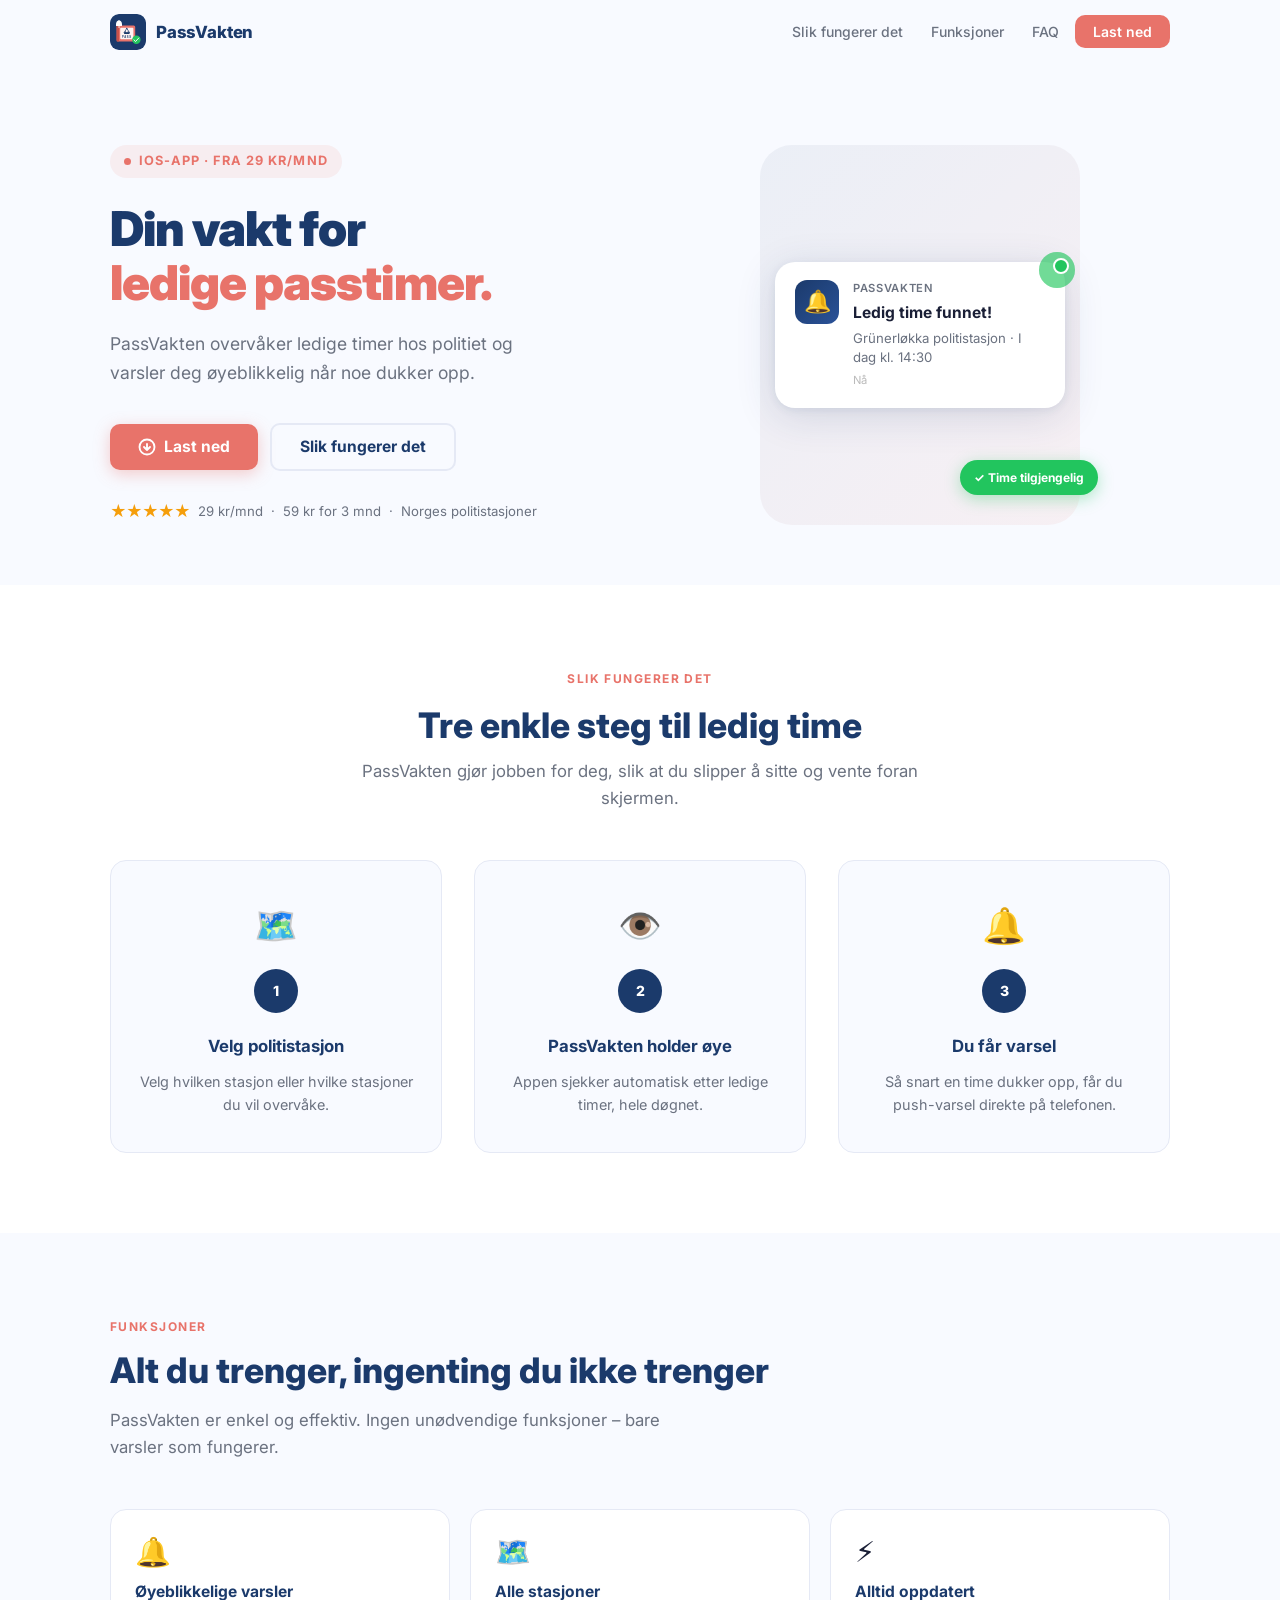
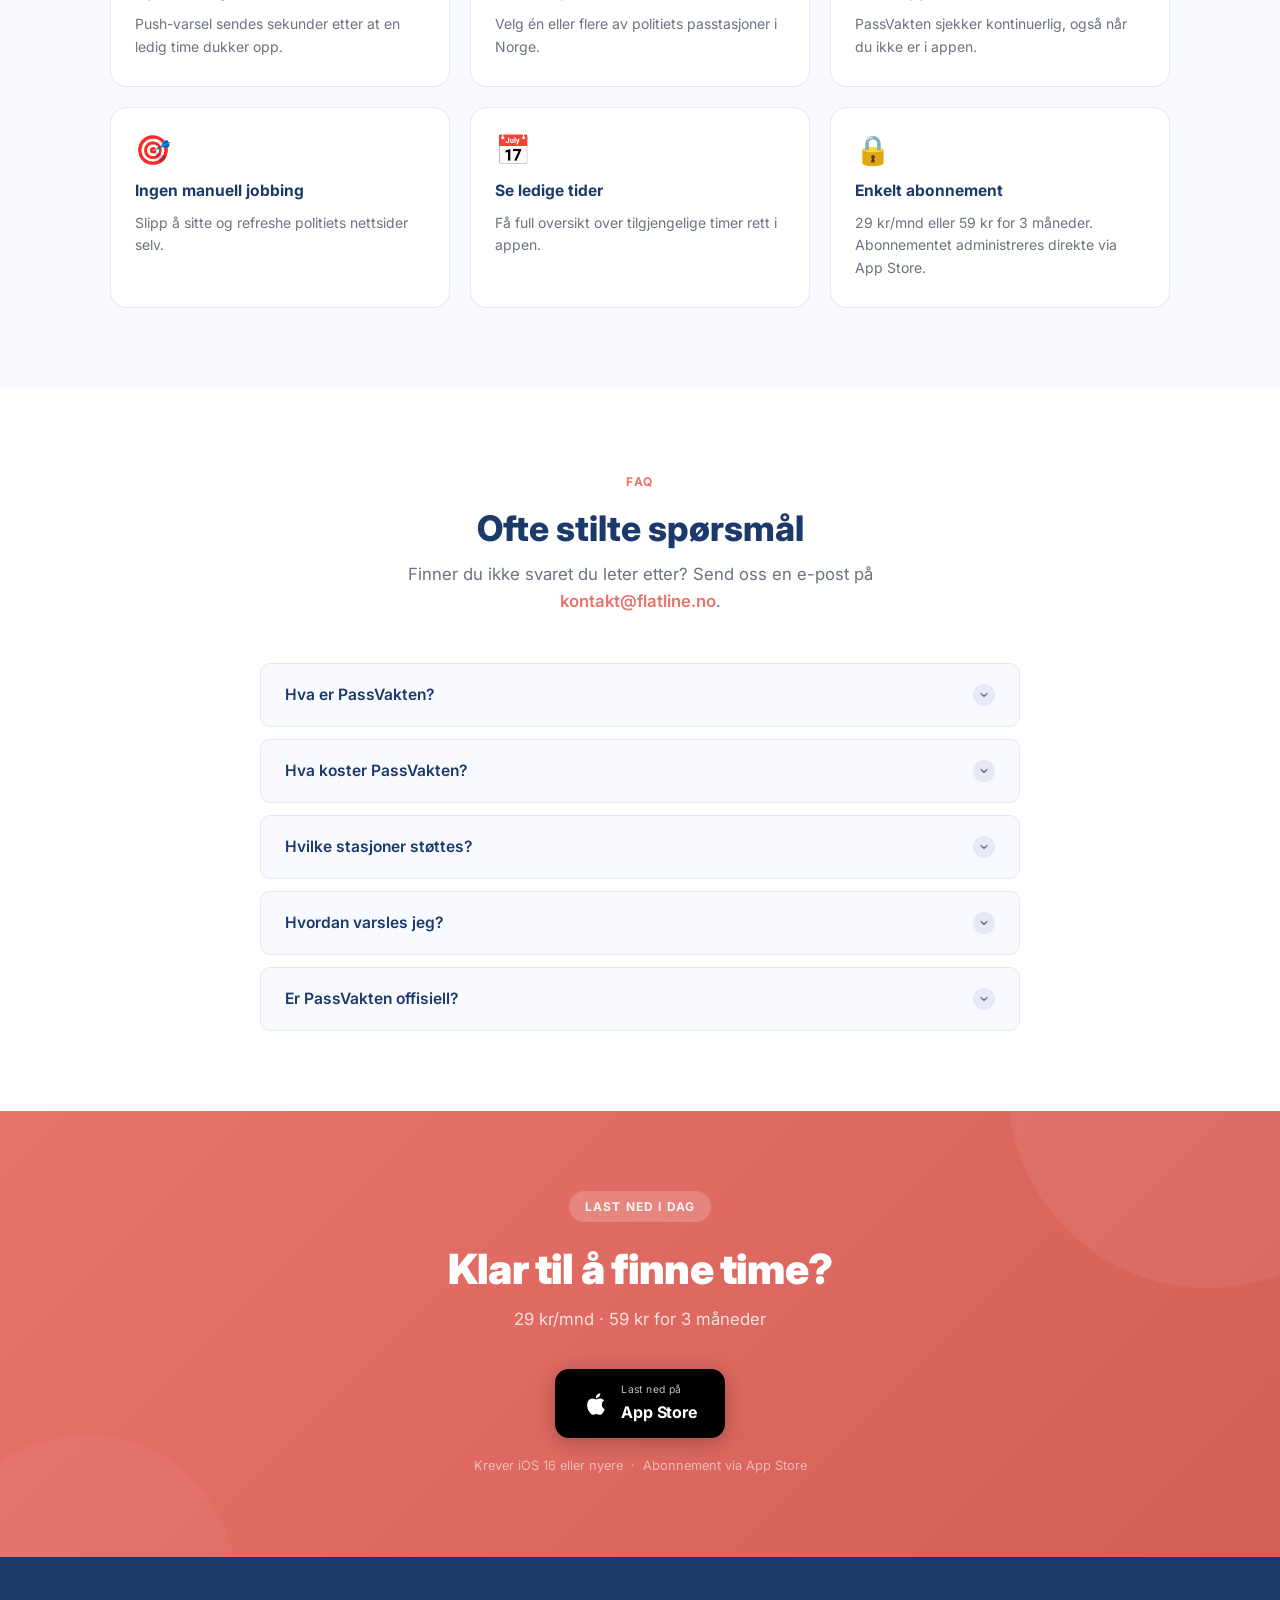
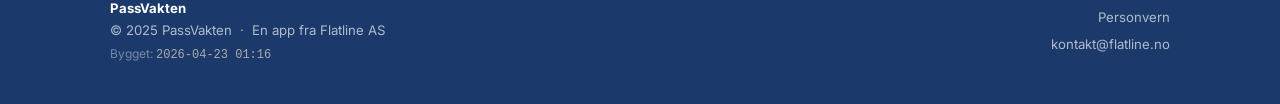
<file: index.html>
<!DOCTYPE html>
<html lang="no">
<head>
  <meta charset="UTF-8" />
  <meta name="viewport" content="width=device-width, initial-scale=1.0" />
  <title>PassVakten – Din vakt for ledige passtimer</title>
  <meta name="description" content="PassVakten overvåker ledige passtimer hos politiet og varsler deg øyeblikkelig når noe dukker opp. Fra 29 kr/mnd." />
  <meta property="og:title" content="PassVakten – Din vakt for ledige passtimer" />
  <meta property="og:description" content="Push-varsel når det dukker opp ledige passtimer hos politiet. Fra 29 kr/mnd." />
  <meta property="og:type" content="website" />
  <link rel="icon" href="logo.svg" type="image/svg+xml" />
  <link rel="preconnect" href="https://fonts.googleapis.com" />
  <link rel="preconnect" href="https://fonts.gstatic.com" crossorigin />
  <link href="https://fonts.googleapis.com/css2?family=Inter:wght@400;500;600;700;800;900&display=swap" rel="stylesheet" />
  <link rel="stylesheet" href="style.css" />
</head>
<body>

  <!-- ══════════════════════════════════════════════════════════
       NAV
  ═══════════════════════════════════════════════════════════ -->
  <header class="nav" role="banner">
    <div class="container nav-inner">
      <a href="index.html" class="nav-logo" aria-label="PassVakten hjem">
        <img src="logo.svg" alt="PassVakten logo" width="36" height="36" />
        <span class="nav-logo-name">PassVakten</span>
      </a>

      <ul class="nav-links" role="list">
        <li><a href="#slik-fungerer-det">Slik fungerer det</a></li>
        <li><a href="#funksjoner">Funksjoner</a></li>
        <li><a href="#faq">FAQ</a></li>
        <li><a href="#last-ned" class="btn-nav">Last ned</a></li>
      </ul>

      <button class="nav-hamburger" aria-label="Åpne meny" aria-expanded="false" aria-controls="nav-links">
        <span></span><span></span><span></span>
      </button>
    </div>
  </header>

  <main>

    <!-- ══════════════════════════════════════════════════════
         HERO
    ═══════════════════════════════════════════════════════ -->
    <section class="hero section" aria-label="Introduksjon">
      <div class="container hero-inner">

        <!-- Left: copy -->
        <div class="hero-copy">
          <div class="hero-eyebrow">
            <span class="hero-eyebrow-dot"></span>
            iOS-app · Fra 29 kr/mnd
          </div>
          <h1>Din vakt for<br/><span class="highlight">ledige passtimer.</span></h1>
          <p class="hero-sub">
            PassVakten overvåker ledige timer hos politiet og varsler deg
            øyeblikkelig når noe dukker opp.
          </p>
          <div class="hero-actions">
            <a href="#last-ned" class="btn btn-primary">
              <svg width="18" height="18" viewBox="0 0 24 24" fill="none" stroke="currentColor" stroke-width="2.5" stroke-linecap="round" stroke-linejoin="round" aria-hidden="true"><path d="M12 2a10 10 0 1 0 0 20A10 10 0 0 0 12 2z"/><path d="M8 12l4 4 4-4M12 8v8"/></svg>
              Last ned
            </a>
            <a href="#slik-fungerer-det" class="btn btn-ghost">Slik fungerer det</a>
          </div>
          <div class="hero-trust">
            <span class="hero-trust-stars">★★★★★</span>
            <span>29 kr/mnd &nbsp;·&nbsp; 59 kr for 3 mnd &nbsp;·&nbsp; Norges politistasjoner</span>
          </div>
        </div>

        <!-- Right: notification mock card -->
        <div class="hero-visual">
          <div class="hero-phone-bg">
            <article class="notif-card" aria-label="Eksempel på push-varsel">
              <!-- Green live dot with pulse rings -->
              <div class="notif-pulse-ring" aria-hidden="true"></div>
              <div class="notif-green-dot" aria-hidden="true"></div>

              <!-- App icon -->
              <div class="notif-icon-wrap" aria-hidden="true">🔔</div>

              <!-- Text -->
              <div class="notif-body">
                <div class="notif-app-name">PassVakten</div>
                <div class="notif-title">Ledig time funnet!</div>
                <div class="notif-desc">Grünerløkka politistasjon&nbsp;· I dag kl.&nbsp;14:30</div>
                <div class="notif-time">Nå</div>
              </div>
            </article>

            <!-- Floating confirmation badge -->
            <div class="notif-badge" aria-hidden="true">✓ Time tilgjengelig</div>
          </div>
        </div>

      </div>
    </section>

    <!-- ══════════════════════════════════════════════════════
         SLIK FUNGERER DET
    ═══════════════════════════════════════════════════════ -->
    <section class="how section" id="slik-fungerer-det" aria-labelledby="how-title">
      <div class="container">
        <div style="text-align:center; margin-bottom: 4px;">
          <span class="section-label">Slik fungerer det</span>
        </div>
        <h2 class="section-title" id="how-title" style="text-align:center; margin: 0 auto 12px;">
          Tre enkle steg til ledig time
        </h2>
        <p class="section-sub" style="text-align:center; margin: 0 auto;">
          PassVakten gjør jobben for deg, slik at du slipper å sitte og vente foran skjermen.
        </p>

        <div class="how-grid">

          <div class="step-card">
            <span class="step-icon" aria-hidden="true">🗺️</span>
            <div class="step-number" aria-hidden="true">1</div>
            <h3>Velg politistasjon</h3>
            <p>Velg hvilken stasjon eller hvilke stasjoner du vil overvåke.</p>
          </div>

          <div class="step-card">
            <span class="step-icon" aria-hidden="true">👁️</span>
            <div class="step-number" aria-hidden="true">2</div>
            <h3>PassVakten holder øye</h3>
            <p>Appen sjekker automatisk etter ledige timer, hele døgnet.</p>
          </div>

          <div class="step-card">
            <span class="step-icon" aria-hidden="true">🔔</span>
            <div class="step-number" aria-hidden="true">3</div>
            <h3>Du får varsel</h3>
            <p>Så snart en time dukker opp, får du push-varsel direkte på telefonen.</p>
          </div>

        </div>
      </div>
    </section>

    <!-- ══════════════════════════════════════════════════════
         FUNKSJONER
    ═══════════════════════════════════════════════════════ -->
    <section class="section" id="funksjoner" aria-labelledby="features-title">
      <div class="container">
        <span class="section-label">Funksjoner</span>
        <h2 class="section-title" id="features-title">Alt du trenger, ingenting du ikke trenger</h2>
        <p class="section-sub">
          PassVakten er enkel og effektiv. Ingen unødvendige funksjoner – bare varsler som fungerer.
        </p>

        <div class="features-grid">

          <div class="feature-card">
            <span class="feature-icon" aria-hidden="true">🔔</span>
            <h3>Øyeblikkelige varsler</h3>
            <p>Push-varsel sendes sekunder etter at en ledig time dukker opp.</p>
          </div>

          <div class="feature-card">
            <span class="feature-icon" aria-hidden="true">🗺️</span>
            <h3>Alle stasjoner</h3>
            <p>Velg én eller flere av politiets passtasjoner i Norge.</p>
          </div>

          <div class="feature-card">
            <span class="feature-icon" aria-hidden="true">⚡</span>
            <h3>Alltid oppdatert</h3>
            <p>PassVakten sjekker kontinuerlig, også når du ikke er i appen.</p>
          </div>

          <div class="feature-card">
            <span class="feature-icon" aria-hidden="true">🎯</span>
            <h3>Ingen manuell jobbing</h3>
            <p>Slipp å sitte og refreshe politiets nettsider selv.</p>
          </div>

          <div class="feature-card">
            <span class="feature-icon" aria-hidden="true">📅</span>
            <h3>Se ledige tider</h3>
            <p>Få full oversikt over tilgjengelige timer rett i appen.</p>
          </div>

          <div class="feature-card">
            <span class="feature-icon" aria-hidden="true">🔒</span>
            <h3>Enkelt abonnement</h3>
            <p>29 kr/mnd eller 59 kr for 3 måneder. Abonnementet administreres direkte via App Store.</p>
          </div>

        </div>
      </div>
    </section>

    <!-- ══════════════════════════════════════════════════════
         FAQ
    ═══════════════════════════════════════════════════════ -->
    <section class="faq section" id="faq" aria-labelledby="faq-title">
      <div class="container">
        <div style="text-align:center; margin-bottom: 4px;">
          <span class="section-label">FAQ</span>
        </div>
        <h2 class="section-title" id="faq-title" style="text-align:center; margin: 0 auto 12px;">
          Ofte stilte spørsmål
        </h2>
        <p class="section-sub" style="text-align:center; margin: 0 auto;">
          Finner du ikke svaret du leter etter? Send oss en e-post på
          <a href="mailto:kontakt@flatline.no" style="color: var(--coral); font-weight:600;">kontakt@flatline.no</a>.
        </p>

        <div class="faq-list" role="list">

          <div class="faq-item" role="listitem">
            <button class="faq-question" aria-expanded="false">
              Hva er PassVakten?
              <span class="faq-chevron" aria-hidden="true">
                <svg viewBox="0 0 24 24" fill="none" stroke-width="2.5" stroke-linecap="round" stroke-linejoin="round">
                  <polyline points="6 9 12 15 18 9"/>
                </svg>
              </span>
            </button>
            <div class="faq-answer">
              <div class="faq-answer-inner">
                PassVakten er en app som varsler deg når det dukker opp ledige passtimer hos politiet.
                I stedet for å sitte og sjekke politiets nettsider manuelt, gjør appen det for deg automatisk.
              </div>
            </div>
          </div>

          <div class="faq-item" role="listitem">
            <button class="faq-question" aria-expanded="false">
              Hva koster PassVakten?
              <span class="faq-chevron" aria-hidden="true">
                <svg viewBox="0 0 24 24" fill="none" stroke-width="2.5" stroke-linecap="round" stroke-linejoin="round">
                  <polyline points="6 9 12 15 18 9"/>
                </svg>
              </span>
            </button>
            <div class="faq-answer">
              <div class="faq-answer-inner">
                PassVakten koster 29 kr per måned, eller 59 kr for 3 måneder. Abonnementet kjøpes og administreres direkte via App Store.
              </div>
            </div>
          </div>

          <div class="faq-item" role="listitem">
            <button class="faq-question" aria-expanded="false">
              Hvilke stasjoner støttes?
              <span class="faq-chevron" aria-hidden="true">
                <svg viewBox="0 0 24 24" fill="none" stroke-width="2.5" stroke-linecap="round" stroke-linejoin="round">
                  <polyline points="6 9 12 15 18 9"/>
                </svg>
              </span>
            </button>
            <div class="faq-answer">
              <div class="faq-answer-inner">
                PassVakten støtter politiets passtasjoner i hele Norge.
                Du kan velge én eller flere stasjoner du vil overvåke.
              </div>
            </div>
          </div>

          <div class="faq-item" role="listitem">
            <button class="faq-question" aria-expanded="false">
              Hvordan varsles jeg?
              <span class="faq-chevron" aria-hidden="true">
                <svg viewBox="0 0 24 24" fill="none" stroke-width="2.5" stroke-linecap="round" stroke-linejoin="round">
                  <polyline points="6 9 12 15 18 9"/>
                </svg>
              </span>
            </button>
            <div class="faq-answer">
              <div class="faq-answer-inner">
                Du får push-varsel på telefonen din så snart en ledig time dukker opp på en av
                stasjonene du overvåker.
              </div>
            </div>
          </div>

          <div class="faq-item" role="listitem">
            <button class="faq-question" aria-expanded="false">
              Er PassVakten offisiell?
              <span class="faq-chevron" aria-hidden="true">
                <svg viewBox="0 0 24 24" fill="none" stroke-width="2.5" stroke-linecap="round" stroke-linejoin="round">
                  <polyline points="6 9 12 15 18 9"/>
                </svg>
              </span>
            </button>
            <div class="faq-answer">
              <div class="faq-answer-inner">
                Nei, PassVakten er ikke laget av politiet. Det er en uavhengig app som bruker
                offentlig tilgjengelig informasjon fra politiets nettsider.
              </div>
            </div>
          </div>

        </div>
      </div>
    </section>

    <!-- ══════════════════════════════════════════════════════
         DOWNLOAD CTA
    ═══════════════════════════════════════════════════════ -->
    <section class="cta section" id="last-ned" aria-labelledby="cta-title">
      <div class="container">
        <div class="cta-tag">Last ned i dag</div>
        <h2 id="cta-title">Klar til å finne time?</h2>
        <p class="cta-sub">29 kr/mnd · 59 kr for 3 måneder</p>

        <a href="#" class="appstore-btn" aria-label="Last ned PassVakten på App Store">
          <!-- Apple logo SVG -->
          <svg class="appstore-icon" viewBox="0 0 24 24" fill="white" aria-hidden="true">
            <path d="M18.71 19.5c-.83 1.24-1.71 2.45-3.05 2.47-1.34.03-1.77-.79-3.29-.79-1.53 0-2 .77-3.27.82-1.31.05-2.3-1.32-3.14-2.53C4.25 17 2.94 12.45 4.7 9.39c.87-1.52 2.43-2.48 4.12-2.51 1.28-.02 2.5.87 3.29.87.78 0 2.26-1.07 3.8-.91.65.03 2.47.26 3.64 1.98-.09.06-2.17 1.28-2.15 3.81.03 3.02 2.65 4.03 2.68 4.04-.03.07-.42 1.44-1.38 2.83M13 3.5c.73-.83 1.94-1.46 2.94-1.5.13 1.17-.34 2.35-1.04 3.19-.69.85-1.83 1.51-2.95 1.42-.15-1.15.41-2.35 1.05-3.11z"/>
          </svg>
          <div class="appstore-text">
            <small>Last ned på</small>
            <strong>App Store</strong>
          </div>
        </a>

        <p class="cta-note">Krever iOS 16 eller nyere &nbsp;·&nbsp; Abonnement via App Store</p>
      </div>
    </section>

  </main>

  <!-- ══════════════════════════════════════════════════════════
       FOOTER
  ═══════════════════════════════════════════════════════════ -->
  <footer class="footer" role="contentinfo">
    <div class="container footer-inner">
      <div class="footer-left">
        <strong>PassVakten</strong><br/>
        © 2025 PassVakten &nbsp;·&nbsp; En app fra Flatline AS<br/>
        <span style="font-size:.75rem; color: rgba(255,255,255,.4);">
          Bygget: <span class="build-stamp" style="color: #aaa; font-family: monospace;">2026-04-23 01:16</span>
        </span>
      </div>
      <div class="footer-right">
        <a href="personvern.html">Personvern</a>
        <a href="mailto:kontakt@flatline.no">kontakt@flatline.no</a>
      </div>
    </div>
  </footer>

  <script src="script.js"></script>
</body>
</html>
</file>
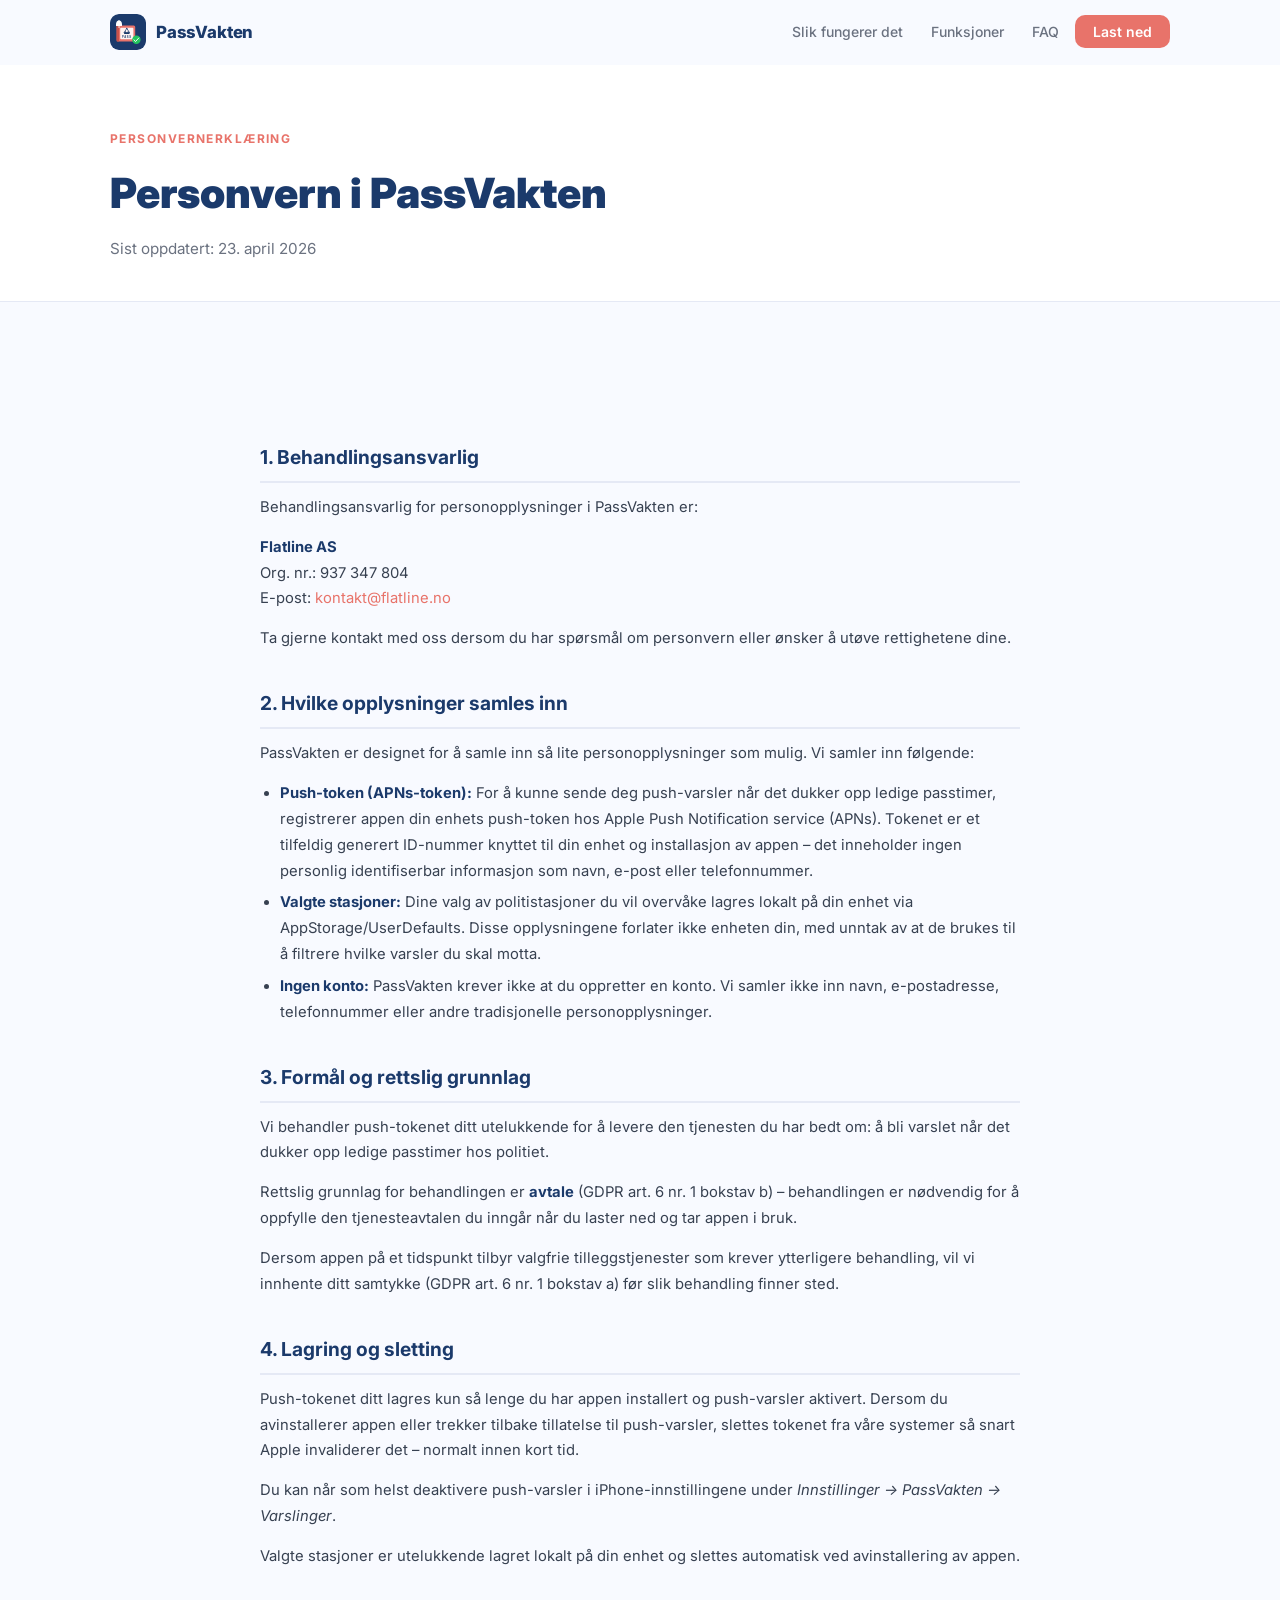
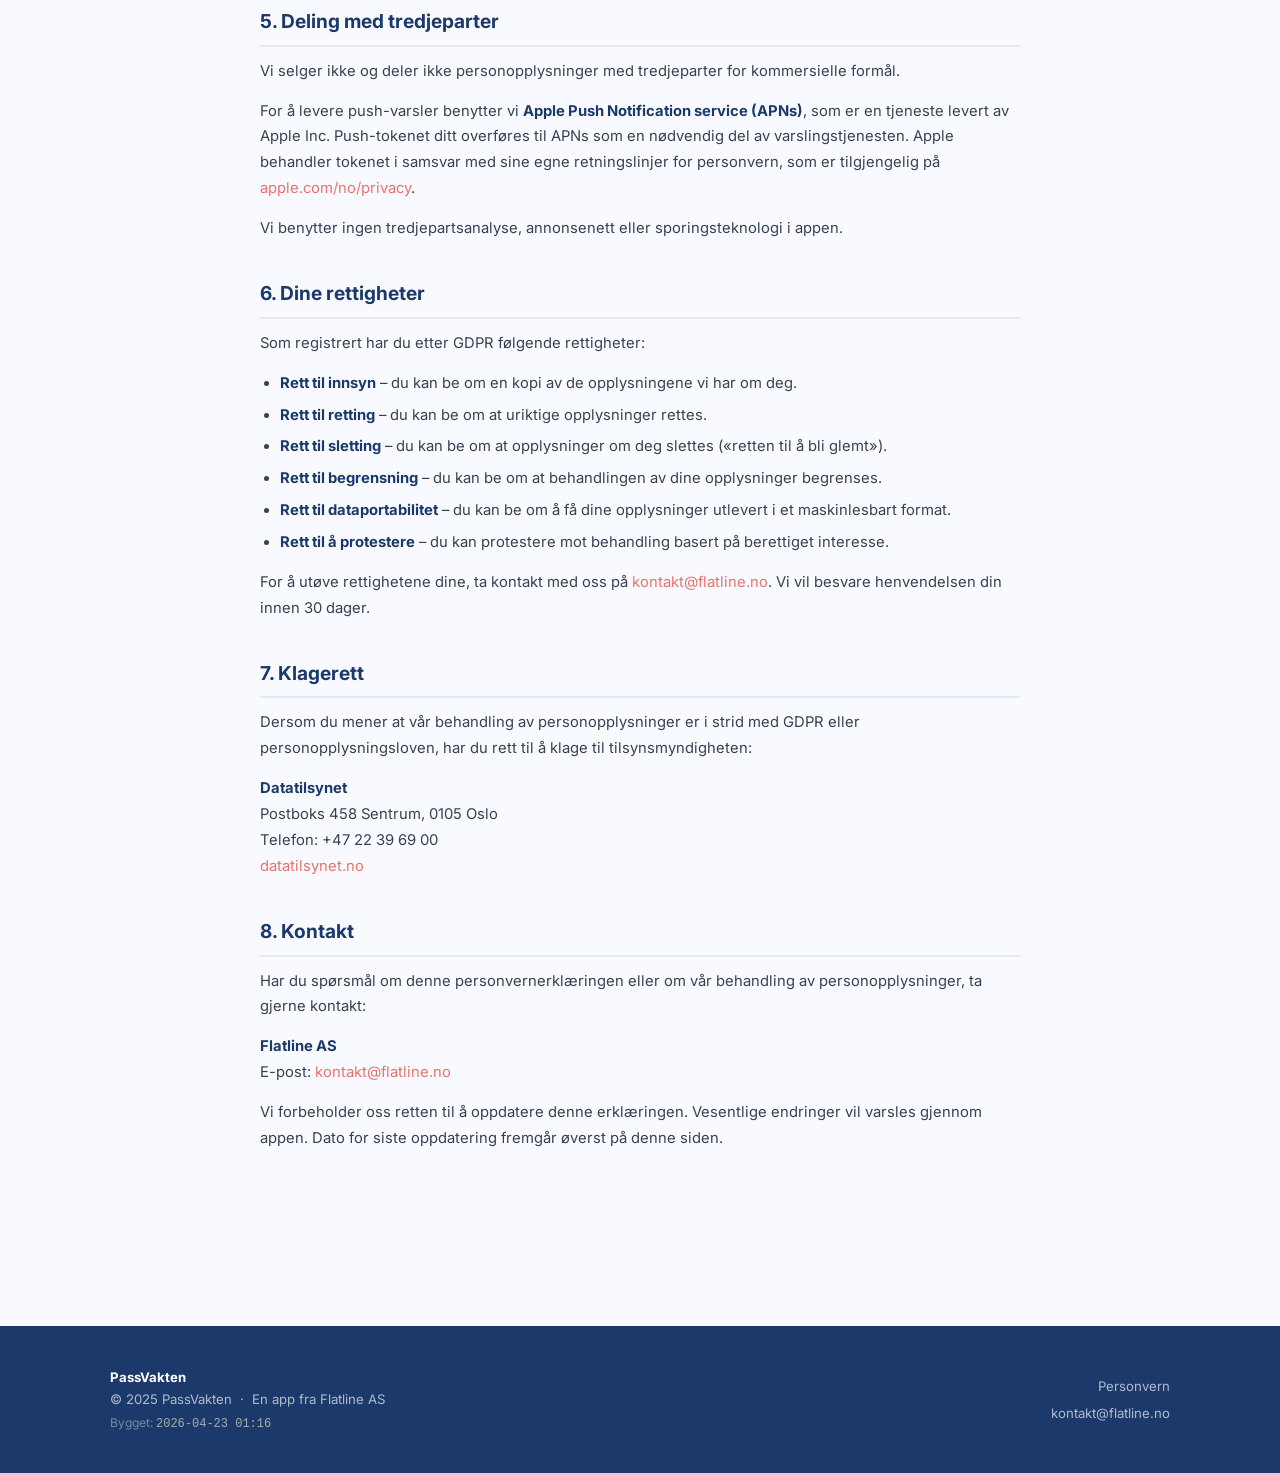
<file: personvern.html>
<!DOCTYPE html>
<html lang="no">
<head>
  <meta charset="UTF-8" />
  <meta name="viewport" content="width=device-width, initial-scale=1.0" />
  <title>Personvern – PassVakten</title>
  <meta name="description" content="Personvernerklæring for PassVakten. Les om hvordan vi behandler personopplysninger i appen." />
  <link rel="icon" href="logo.svg" type="image/svg+xml" />
  <link rel="preconnect" href="https://fonts.googleapis.com" />
  <link rel="preconnect" href="https://fonts.gstatic.com" crossorigin />
  <link href="https://fonts.googleapis.com/css2?family=Inter:wght@400;500;600;700;800;900&display=swap" rel="stylesheet" />
  <link rel="stylesheet" href="style.css" />
</head>
<body>

  <!-- NAV -->
  <header class="nav" role="banner">
    <div class="container nav-inner">
      <a href="index.html" class="nav-logo" aria-label="PassVakten hjem">
        <img src="logo.svg" alt="PassVakten logo" width="36" height="36" />
        <span class="nav-logo-name">PassVakten</span>
      </a>

      <ul class="nav-links" role="list">
        <li><a href="index.html#slik-fungerer-det">Slik fungerer det</a></li>
        <li><a href="index.html#funksjoner">Funksjoner</a></li>
        <li><a href="index.html#faq">FAQ</a></li>
        <li><a href="index.html#last-ned" class="btn-nav">Last ned</a></li>
      </ul>

      <button class="nav-hamburger" aria-label="Åpne meny" aria-expanded="false">
        <span></span><span></span><span></span>
      </button>
    </div>
  </header>

  <main>

    <!-- Page hero -->
    <section class="privacy-hero">
      <div class="container">
        <span class="section-label">Personvernerklæring</span>
        <h1>Personvern i PassVakten</h1>
        <p>Sist oppdatert: 23. april 2026</p>
      </div>
    </section>

    <!-- Privacy content -->
    <section class="section" aria-labelledby="privacy-content-heading">
      <div class="container privacy-content">

        <h2 id="privacy-content-heading">1. Behandlingsansvarlig</h2>
        <p>
          Behandlingsansvarlig for personopplysninger i PassVakten er:
        </p>
        <p>
          <strong>Flatline AS</strong><br/>
          Org.&nbsp;nr.: 937&nbsp;347&nbsp;804<br/>
          E-post: <a href="mailto:kontakt@flatline.no" style="color: var(--coral);">kontakt@flatline.no</a>
        </p>
        <p>
          Ta gjerne kontakt med oss dersom du har spørsmål om personvern eller ønsker å utøve rettighetene dine.
        </p>

        <h2>2. Hvilke opplysninger samles inn</h2>
        <p>
          PassVakten er designet for å samle inn så lite personopplysninger som mulig. Vi samler inn følgende:
        </p>
        <ul>
          <li>
            <strong>Push-token (APNs-token):</strong> For å kunne sende deg push-varsler når det dukker opp
            ledige passtimer, registrerer appen din enhets push-token hos Apple Push Notification service (APNs).
            Tokenet er et tilfeldig generert ID-nummer knyttet til din enhet og installasjon av appen – det
            inneholder ingen personlig identifiserbar informasjon som navn, e-post eller telefonnummer.
          </li>
          <li>
            <strong>Valgte stasjoner:</strong> Dine valg av politistasjoner du vil overvåke lagres lokalt
            på din enhet via AppStorage/UserDefaults. Disse opplysningene forlater ikke enheten din,
            med unntak av at de brukes til å filtrere hvilke varsler du skal motta.
          </li>
          <li>
            <strong>Ingen konto:</strong> PassVakten krever ikke at du oppretter en konto.
            Vi samler ikke inn navn, e-postadresse, telefonnummer eller andre tradisjonelle
            personopplysninger.
          </li>
        </ul>

        <h2>3. Formål og rettslig grunnlag</h2>
        <p>
          Vi behandler push-tokenet ditt utelukkende for å levere den tjenesten du har bedt om:
          å bli varslet når det dukker opp ledige passtimer hos politiet.
        </p>
        <p>
          Rettslig grunnlag for behandlingen er <strong>avtale</strong>
          (GDPR art.&nbsp;6 nr.&nbsp;1 bokstav b) – behandlingen er nødvendig for å oppfylle
          den tjenesteavtalen du inngår når du laster ned og tar appen i bruk.
        </p>
        <p>
          Dersom appen på et tidspunkt tilbyr valgfrie tilleggstjenester som krever ytterligere
          behandling, vil vi innhente ditt samtykke (GDPR art.&nbsp;6 nr.&nbsp;1 bokstav a)
          før slik behandling finner sted.
        </p>

        <h2>4. Lagring og sletting</h2>
        <p>
          Push-tokenet ditt lagres kun så lenge du har appen installert og push-varsler aktivert.
          Dersom du avinstallerer appen eller trekker tilbake tillatelse til push-varsler, slettes
          tokenet fra våre systemer så snart Apple invaliderer det – normalt innen kort tid.
        </p>
        <p>
          Du kan når som helst deaktivere push-varsler i iPhone-innstillingene under
          <em>Innstillinger → PassVakten → Varslinger</em>.
        </p>
        <p>
          Valgte stasjoner er utelukkende lagret lokalt på din enhet og slettes automatisk
          ved avinstallering av appen.
        </p>

        <h2>5. Deling med tredjeparter</h2>
        <p>
          Vi selger ikke og deler ikke personopplysninger med tredjeparter for kommersielle formål.
        </p>
        <p>
          For å levere push-varsler benytter vi <strong>Apple Push Notification service (APNs)</strong>,
          som er en tjeneste levert av Apple&nbsp;Inc. Push-tokenet ditt overføres til APNs som en
          nødvendig del av varslingstjenesten. Apple behandler tokenet i samsvar med sine egne
          retningslinjer for personvern, som er tilgjengelig på
          <a href="https://www.apple.com/no/privacy/" target="_blank" rel="noopener noreferrer"
             style="color: var(--coral);">apple.com/no/privacy</a>.
        </p>
        <p>
          Vi benytter ingen tredjepartsanalyse, annonsenett eller sporingsteknologi i appen.
        </p>

        <h2>6. Dine rettigheter</h2>
        <p>
          Som registrert har du etter GDPR følgende rettigheter:
        </p>
        <ul>
          <li><strong>Rett til innsyn</strong> – du kan be om en kopi av de opplysningene vi har om deg.</li>
          <li><strong>Rett til retting</strong> – du kan be om at uriktige opplysninger rettes.</li>
          <li><strong>Rett til sletting</strong> – du kan be om at opplysninger om deg slettes («retten til å bli glemt»).</li>
          <li><strong>Rett til begrensning</strong> – du kan be om at behandlingen av dine opplysninger begrenses.</li>
          <li><strong>Rett til dataportabilitet</strong> – du kan be om å få dine opplysninger utlevert i et maskinlesbart format.</li>
          <li><strong>Rett til å protestere</strong> – du kan protestere mot behandling basert på berettiget interesse.</li>
        </ul>
        <p>
          For å utøve rettighetene dine, ta kontakt med oss på
          <a href="mailto:kontakt@flatline.no" style="color: var(--coral);">kontakt@flatline.no</a>.
          Vi vil besvare henvendelsen din innen 30 dager.
        </p>

        <h2>7. Klagerett</h2>
        <p>
          Dersom du mener at vår behandling av personopplysninger er i strid med GDPR eller
          personopplysningsloven, har du rett til å klage til tilsynsmyndigheten:
        </p>
        <p>
          <strong>Datatilsynet</strong><br/>
          Postboks 458 Sentrum, 0105 Oslo<br/>
          Telefon: +47 22 39 69 00<br/>
          <a href="https://www.datatilsynet.no" target="_blank" rel="noopener noreferrer"
             style="color: var(--coral);">datatilsynet.no</a>
        </p>

        <h2>8. Kontakt</h2>
        <p>
          Har du spørsmål om denne personvernerklæringen eller om vår behandling av
          personopplysninger, ta gjerne kontakt:
        </p>
        <p>
          <strong>Flatline AS</strong><br/>
          E-post: <a href="mailto:kontakt@flatline.no" style="color: var(--coral);">kontakt@flatline.no</a>
        </p>
        <p>
          Vi forbeholder oss retten til å oppdatere denne erklæringen. Vesentlige endringer
          vil varsles gjennom appen. Dato for siste oppdatering fremgår øverst på denne siden.
        </p>

      </div>
    </section>

  </main>

  <!-- FOOTER -->
  <footer class="footer" role="contentinfo">
    <div class="container footer-inner">
      <div class="footer-left">
        <strong>PassVakten</strong><br/>
        © 2025 PassVakten &nbsp;·&nbsp; En app fra Flatline AS<br/>
        <span style="font-size:.75rem; color: rgba(255,255,255,.4);">
          Bygget: <span class="build-stamp" style="color: #aaa; font-family: monospace;">2026-04-23 01:16</span>
        </span>
      </div>
      <div class="footer-right">
        <a href="personvern.html">Personvern</a>
        <a href="mailto:kontakt@flatline.no">kontakt@flatline.no</a>
      </div>
    </div>
  </footer>

  <script src="script.js"></script>
</body>
</html>
</file>
<file: style.css>
/* ============================================================
   PassVakten — style.css
   Mobile-first, light design system
   ============================================================ */

/* ── Reset & base ─────────────────────────────────────────── */
*, *::before, *::after {
  box-sizing: border-box;
  margin: 0;
  padding: 0;
}

:root {
  --navy:   #1B3A6B;
  --coral:  #E8736A;
  --coral-dark: #D45F56;
  --green:  #22C55E;
  --bg:     #F8FAFF;
  --surface:#FFFFFF;
  --text:   #1A1F36;
  --muted:  #6B7280;
  --border: #E5E9F5;

  --radius-sm: 10px;
  --radius:    16px;
  --radius-lg: 24px;

  --shadow-sm: 0 1px 4px rgba(27,58,107,.07), 0 2px 12px rgba(27,58,107,.06);
  --shadow:    0 4px 20px rgba(27,58,107,.10), 0 1px 4px rgba(27,58,107,.06);
  --shadow-lg: 0 8px 40px rgba(27,58,107,.14), 0 2px 8px rgba(27,58,107,.08);

  --font: 'Inter', system-ui, -apple-system, sans-serif;

  --max-w: 1100px;
  --section-py: 80px;
}

html {
  scroll-behavior: smooth;
}

body {
  font-family: var(--font);
  background: var(--bg);
  color: var(--text);
  line-height: 1.6;
  -webkit-font-smoothing: antialiased;
}

img, svg { display: block; max-width: 100%; }

a {
  color: inherit;
  text-decoration: none;
}

/* ── Utility ──────────────────────────────────────────────── */
.container {
  width: 100%;
  max-width: var(--max-w);
  margin: 0 auto;
  padding: 0 20px;
}

.section {
  padding: var(--section-py) 0;
}

.section-label {
  display: inline-block;
  font-size: .75rem;
  font-weight: 700;
  letter-spacing: .12em;
  text-transform: uppercase;
  color: var(--coral);
  margin-bottom: 12px;
}

.section-title {
  font-size: clamp(1.6rem, 3.5vw, 2.2rem);
  font-weight: 800;
  color: var(--navy);
  line-height: 1.2;
  margin-bottom: 16px;
}

.section-sub {
  font-size: 1.05rem;
  color: var(--muted);
  max-width: 560px;
}

/* ── Navigation ───────────────────────────────────────────── */
.nav {
  position: sticky;
  top: 0;
  z-index: 100;
  background: rgba(248,250,255,.92);
  backdrop-filter: blur(12px);
  -webkit-backdrop-filter: blur(12px);
  border-bottom: 1px solid transparent;
  transition: border-color .2s, box-shadow .2s;
}

.nav.scrolled {
  border-color: var(--border);
  box-shadow: 0 2px 16px rgba(27,58,107,.08);
}

.nav-inner {
  display: flex;
  align-items: center;
  justify-content: space-between;
  height: 64px;
  gap: 24px;
}

.nav-logo {
  display: flex;
  align-items: center;
  gap: 10px;
  flex-shrink: 0;
}

.nav-logo img,
.nav-logo svg {
  width: 36px;
  height: 36px;
  border-radius: 9px;
}

.nav-logo-name {
  font-size: 1.05rem;
  font-weight: 800;
  color: var(--navy);
  letter-spacing: -.01em;
}

.nav-links {
  display: flex;
  align-items: center;
  gap: 4px;
  list-style: none;
}

.nav-links a {
  font-size: .875rem;
  font-weight: 500;
  color: var(--muted);
  padding: 6px 12px;
  border-radius: 8px;
  transition: color .15s, background .15s;
  white-space: nowrap;
}

.nav-links a:hover {
  color: var(--navy);
  background: rgba(27,58,107,.06);
}

.nav-links .btn-nav {
  background: var(--coral);
  color: #fff;
  padding: 8px 18px;
  border-radius: 10px;
  font-weight: 600;
  transition: background .15s, transform .1s;
}

.nav-links .btn-nav:hover {
  background: var(--coral-dark);
  color: #fff;
  transform: translateY(-1px);
}

.nav-hamburger {
  display: none;
  flex-direction: column;
  gap: 5px;
  cursor: pointer;
  padding: 4px;
  background: none;
  border: none;
}

.nav-hamburger span {
  display: block;
  width: 22px;
  height: 2px;
  background: var(--navy);
  border-radius: 2px;
  transition: transform .2s, opacity .2s;
}

/* ── Buttons ──────────────────────────────────────────────── */
.btn {
  display: inline-flex;
  align-items: center;
  gap: 8px;
  font-family: var(--font);
  font-weight: 700;
  font-size: .975rem;
  padding: 14px 28px;
  border-radius: var(--radius-sm);
  cursor: pointer;
  border: none;
  transition: transform .15s, box-shadow .15s, background .15s;
  line-height: 1;
  white-space: nowrap;
  text-decoration: none;
}

.btn:hover {
  transform: translateY(-2px);
}

.btn-primary {
  background: var(--coral);
  color: #fff;
  box-shadow: 0 4px 16px rgba(232,115,106,.35);
}

.btn-primary:hover {
  background: var(--coral-dark);
  box-shadow: 0 6px 20px rgba(232,115,106,.45);
}

.btn-ghost {
  background: transparent;
  color: var(--navy);
  border: 2px solid var(--border);
}

.btn-ghost:hover {
  border-color: var(--navy);
  background: rgba(27,58,107,.04);
}

/* ── Hero ─────────────────────────────────────────────────── */
.hero {
  padding: 80px 0 60px;
  overflow: hidden;
}

.hero-inner {
  display: grid;
  grid-template-columns: 1fr 1fr;
  align-items: center;
  gap: 60px;
}

.hero-eyebrow {
  display: inline-flex;
  align-items: center;
  gap: 8px;
  background: rgba(232,115,106,.1);
  color: var(--coral);
  font-size: .8rem;
  font-weight: 700;
  letter-spacing: .08em;
  text-transform: uppercase;
  padding: 6px 14px;
  border-radius: 100px;
  margin-bottom: 24px;
}

.hero-eyebrow-dot {
  width: 7px;
  height: 7px;
  background: var(--coral);
  border-radius: 50%;
  animation: blink 2s ease-in-out infinite;
}

@keyframes blink {
  0%, 100% { opacity: 1; }
  50%       { opacity: .3; }
}

.hero h1 {
  font-size: clamp(2rem, 5vw, 3rem);
  font-weight: 900;
  color: var(--navy);
  line-height: 1.12;
  letter-spacing: -.02em;
  margin-bottom: 20px;
}

.hero h1 .highlight {
  color: var(--coral);
}

.hero-sub {
  font-size: 1.1rem;
  color: var(--muted);
  line-height: 1.65;
  margin-bottom: 36px;
  max-width: 440px;
}

.hero-actions {
  display: flex;
  flex-wrap: wrap;
  gap: 12px;
  align-items: center;
}

.hero-trust {
  margin-top: 28px;
  display: flex;
  align-items: center;
  gap: 8px;
  font-size: .825rem;
  color: var(--muted);
}

.hero-trust-stars {
  color: #F59E0B;
  font-size: 1rem;
  letter-spacing: -1px;
}

/* ── Notification Mock Card ───────────────────────────────── */
.hero-visual {
  display: flex;
  justify-content: center;
  align-items: center;
  position: relative;
}

.hero-phone-bg {
  width: 320px;
  height: 380px;
  background: linear-gradient(135deg, rgba(27,58,107,.06) 0%, rgba(232,115,106,.08) 100%);
  border-radius: 32px;
  position: relative;
  display: flex;
  align-items: center;
  justify-content: center;
}

.notif-card {
  position: relative;
  background: var(--surface);
  border-radius: 20px;
  box-shadow: var(--shadow-lg);
  padding: 18px 20px;
  width: 290px;
  display: flex;
  align-items: flex-start;
  gap: 14px;
  animation: floatCard 4s ease-in-out infinite;
}

@keyframes floatCard {
  0%, 100% { transform: translateY(0px); }
  50%       { transform: translateY(-8px); }
}

.notif-pulse-ring {
  position: absolute;
  top: -10px;
  right: -10px;
  width: 36px;
  height: 36px;
}

.notif-pulse-ring::before,
.notif-pulse-ring::after {
  content: '';
  position: absolute;
  inset: 0;
  border-radius: 50%;
  background: var(--green);
  opacity: .4;
  animation: pulse-ring 2s ease-out infinite;
}

.notif-pulse-ring::after {
  animation-delay: .7s;
}

@keyframes pulse-ring {
  0%   { transform: scale(.6); opacity: .6; }
  100% { transform: scale(1.8); opacity: 0; }
}

.notif-green-dot {
  position: absolute;
  top: -4px;
  right: -4px;
  width: 16px;
  height: 16px;
  background: var(--green);
  border-radius: 50%;
  border: 2.5px solid white;
  z-index: 2;
}

.notif-icon-wrap {
  width: 44px;
  height: 44px;
  background: linear-gradient(135deg, var(--navy) 0%, #2A5298 100%);
  border-radius: 12px;
  display: flex;
  align-items: center;
  justify-content: center;
  flex-shrink: 0;
  font-size: 22px;
}

.notif-body {
  flex: 1;
  min-width: 0;
}

.notif-app-name {
  font-size: .7rem;
  font-weight: 600;
  color: var(--muted);
  text-transform: uppercase;
  letter-spacing: .06em;
  margin-bottom: 3px;
}

.notif-title {
  font-size: .975rem;
  font-weight: 700;
  color: var(--text);
  margin-bottom: 4px;
}

.notif-desc {
  font-size: .825rem;
  color: var(--muted);
  line-height: 1.4;
}

.notif-time {
  font-size: .7rem;
  color: #bbb;
  margin-top: 6px;
}

/* Secondary floating badge */
.notif-badge {
  position: absolute;
  bottom: 30px;
  right: -18px;
  background: var(--green);
  color: white;
  font-size: .75rem;
  font-weight: 700;
  padding: 8px 14px;
  border-radius: 100px;
  box-shadow: 0 4px 16px rgba(34,197,94,.35);
  white-space: nowrap;
  animation: floatBadge 4s ease-in-out infinite;
  animation-delay: .5s;
}

@keyframes floatBadge {
  0%, 100% { transform: translateY(0); }
  50%       { transform: translateY(-6px); }
}

/* ── How it works ─────────────────────────────────────────── */
.how {
  background: var(--surface);
}

.how-grid {
  display: grid;
  grid-template-columns: repeat(3, 1fr);
  gap: 32px;
  margin-top: 48px;
}

.step-card {
  text-align: center;
  padding: 36px 24px;
  border-radius: var(--radius);
  border: 1.5px solid var(--border);
  background: var(--bg);
  position: relative;
  transition: box-shadow .2s, transform .2s;
}

.step-card:hover {
  transform: translateY(-4px);
  box-shadow: var(--shadow);
}

.step-number {
  display: inline-flex;
  align-items: center;
  justify-content: center;
  width: 44px;
  height: 44px;
  background: var(--navy);
  color: white;
  font-size: .875rem;
  font-weight: 800;
  border-radius: 50%;
  margin-bottom: 20px;
}

.step-icon {
  font-size: 2.2rem;
  margin-bottom: 16px;
  display: block;
}

.step-card h3 {
  font-size: 1.05rem;
  font-weight: 700;
  color: var(--navy);
  margin-bottom: 10px;
}

.step-card p {
  font-size: .9rem;
  color: var(--muted);
  line-height: 1.6;
}

/* Connector dots */
.step-connector {
  display: none;
}

/* ── Features ─────────────────────────────────────────────── */
.features-grid {
  display: grid;
  grid-template-columns: repeat(3, 1fr);
  gap: 20px;
  margin-top: 48px;
}

.feature-card {
  background: var(--surface);
  border-radius: var(--radius);
  padding: 28px 24px;
  border: 1.5px solid var(--border);
  transition: box-shadow .2s, transform .2s, border-color .2s;
}

.feature-card:hover {
  transform: translateY(-3px);
  box-shadow: var(--shadow);
  border-color: rgba(27,58,107,.15);
}

.feature-icon {
  font-size: 1.8rem;
  margin-bottom: 14px;
  display: block;
  line-height: 1;
}

.feature-card h3 {
  font-size: .975rem;
  font-weight: 700;
  color: var(--navy);
  margin-bottom: 8px;
}

.feature-card p {
  font-size: .875rem;
  color: var(--muted);
  line-height: 1.6;
}

/* ── FAQ ──────────────────────────────────────────────────── */
.faq {
  background: var(--surface);
}

.faq-list {
  margin-top: 48px;
  display: flex;
  flex-direction: column;
  gap: 12px;
  max-width: 760px;
  margin-left: auto;
  margin-right: auto;
}

.faq-item {
  border: 1.5px solid var(--border);
  border-radius: var(--radius-sm);
  background: var(--bg);
  overflow: hidden;
  transition: border-color .2s;
}

.faq-item.open {
  border-color: rgba(27,58,107,.2);
}

.faq-question {
  width: 100%;
  background: none;
  border: none;
  display: flex;
  align-items: center;
  justify-content: space-between;
  gap: 16px;
  padding: 20px 24px;
  text-align: left;
  cursor: pointer;
  font-family: var(--font);
  font-size: .975rem;
  font-weight: 600;
  color: var(--navy);
  line-height: 1.4;
}

.faq-question:hover {
  background: rgba(27,58,107,.03);
}

.faq-chevron {
  width: 22px;
  height: 22px;
  border-radius: 50%;
  background: var(--border);
  display: flex;
  align-items: center;
  justify-content: center;
  flex-shrink: 0;
  transition: background .2s, transform .3s;
}

.faq-item.open .faq-chevron {
  background: var(--navy);
  transform: rotate(180deg);
}

.faq-chevron svg {
  width: 12px;
  height: 12px;
  stroke: var(--muted);
  transition: stroke .2s;
}

.faq-item.open .faq-chevron svg {
  stroke: white;
}

.faq-answer {
  max-height: 0;
  overflow: hidden;
  transition: max-height .35s ease;
}

.faq-answer-inner {
  padding: 0 24px 20px;
  font-size: .9rem;
  color: var(--muted);
  line-height: 1.7;
}

/* ── Download CTA ─────────────────────────────────────────── */
.cta {
  background: linear-gradient(135deg, var(--coral) 0%, #D45F56 100%);
  position: relative;
  overflow: hidden;
}

.cta::before {
  content: '';
  position: absolute;
  top: -50%;
  right: -10%;
  width: 400px;
  height: 400px;
  background: rgba(255,255,255,.06);
  border-radius: 50%;
  pointer-events: none;
}

.cta::after {
  content: '';
  position: absolute;
  bottom: -40%;
  left: -5%;
  width: 300px;
  height: 300px;
  background: rgba(255,255,255,.04);
  border-radius: 50%;
  pointer-events: none;
}

.cta .container {
  position: relative;
  z-index: 1;
  text-align: center;
}

.cta-tag {
  display: inline-block;
  background: rgba(255,255,255,.18);
  color: rgba(255,255,255,.9);
  font-size: .75rem;
  font-weight: 700;
  letter-spacing: .1em;
  text-transform: uppercase;
  padding: 6px 16px;
  border-radius: 100px;
  margin-bottom: 24px;
}

.cta h2 {
  font-size: clamp(1.8rem, 4vw, 2.6rem);
  font-weight: 900;
  color: white;
  line-height: 1.15;
  margin-bottom: 12px;
  letter-spacing: -.02em;
}

.cta-sub {
  font-size: 1.05rem;
  color: rgba(255,255,255,.8);
  margin-bottom: 36px;
}

.appstore-btn {
  display: inline-flex;
  align-items: center;
  gap: 12px;
  background: #000;
  color: white;
  padding: 13px 28px;
  border-radius: 14px;
  text-decoration: none;
  transition: transform .15s, box-shadow .15s;
  box-shadow: 0 4px 20px rgba(0,0,0,.25);
}

.appstore-btn:hover {
  transform: translateY(-2px) scale(1.02);
  box-shadow: 0 8px 28px rgba(0,0,0,.3);
}

.appstore-icon {
  width: 26px;
  height: 26px;
  flex-shrink: 0;
}

.appstore-text {
  text-align: left;
}

.appstore-text small {
  display: block;
  font-size: .65rem;
  letter-spacing: .04em;
  opacity: .75;
  margin-bottom: 1px;
}

.appstore-text strong {
  display: block;
  font-size: 1rem;
  font-weight: 700;
  letter-spacing: -.01em;
}

.cta-note {
  margin-top: 18px;
  font-size: .8rem;
  color: rgba(255,255,255,.55);
}

/* ── Footer ───────────────────────────────────────────────── */
.footer {
  background: var(--navy);
  color: rgba(255,255,255,.65);
  padding: 40px 0;
}

.footer-inner {
  display: flex;
  align-items: center;
  justify-content: space-between;
  gap: 24px;
  flex-wrap: wrap;
}

.footer-left {
  font-size: .825rem;
  line-height: 1.7;
}

.footer-left strong {
  color: white;
  font-weight: 700;
}

.footer-right {
  display: flex;
  flex-direction: column;
  align-items: flex-end;
  gap: 6px;
  font-size: .825rem;
}

.footer-right a {
  color: rgba(255,255,255,.65);
  transition: color .15s;
}

.footer-right a:hover {
  color: white;
}

/* ── Privacy page ─────────────────────────────────────────── */
.privacy-hero {
  padding: 60px 0 40px;
  border-bottom: 1px solid var(--border);
  background: var(--surface);
}

.privacy-hero h1 {
  font-size: clamp(1.8rem, 4vw, 2.6rem);
  font-weight: 900;
  color: var(--navy);
  margin-bottom: 10px;
}

.privacy-hero p {
  color: var(--muted);
  font-size: .95rem;
}

.privacy-content {
  padding: 60px 0 80px;
  max-width: 760px;
}

.privacy-content h2 {
  font-size: 1.2rem;
  font-weight: 700;
  color: var(--navy);
  margin: 36px 0 12px;
  padding-bottom: 8px;
  border-bottom: 2px solid var(--border);
}

.privacy-content h2:first-child {
  margin-top: 0;
}

.privacy-content p {
  font-size: .925rem;
  color: #374151;
  line-height: 1.75;
  margin-bottom: 14px;
}

.privacy-content ul {
  padding-left: 20px;
  margin-bottom: 14px;
}

.privacy-content li {
  font-size: .925rem;
  color: #374151;
  line-height: 1.75;
  margin-bottom: 6px;
}

.privacy-content strong {
  color: var(--navy);
}

/* ── Responsive ───────────────────────────────────────────── */
@media (max-width: 900px) {
  .hero-inner {
    grid-template-columns: 1fr;
    text-align: center;
    gap: 48px;
  }

  .hero-sub {
    max-width: 100%;
  }

  .hero-actions {
    justify-content: center;
  }

  .hero-trust {
    justify-content: center;
  }

  .hero-phone-bg {
    width: 280px;
    height: 320px;
  }

  .notif-card {
    width: 260px;
  }

  .notif-badge {
    right: -8px;
  }

  .how-grid {
    grid-template-columns: 1fr;
    max-width: 440px;
    margin-left: auto;
    margin-right: auto;
  }

  .features-grid {
    grid-template-columns: repeat(2, 1fr);
  }
}

@media (max-width: 640px) {
  :root {
    --section-py: 56px;
  }

  .nav-links {
    display: none;
    position: fixed;
    inset: 64px 0 0;
    background: rgba(248,250,255,.97);
    backdrop-filter: blur(16px);
    flex-direction: column;
    align-items: flex-start;
    padding: 24px 20px;
    gap: 8px;
    border-top: 1px solid var(--border);
  }

  .nav-links.open {
    display: flex;
  }

  .nav-links a {
    font-size: 1rem;
    padding: 10px 14px;
    width: 100%;
  }

  .nav-links .btn-nav {
    width: 100%;
    text-align: center;
    justify-content: center;
    margin-top: 8px;
  }

  .nav-hamburger {
    display: flex;
  }

  .hero {
    padding: 48px 0 40px;
  }

  .features-grid {
    grid-template-columns: 1fr;
  }

  .footer-inner {
    flex-direction: column;
    align-items: flex-start;
  }

  .footer-right {
    align-items: flex-start;
  }

  .hero-phone-bg {
    width: 100%;
    height: 280px;
  }

  .notif-card {
    width: calc(100% - 40px);
    max-width: 290px;
  }
}
</file>
